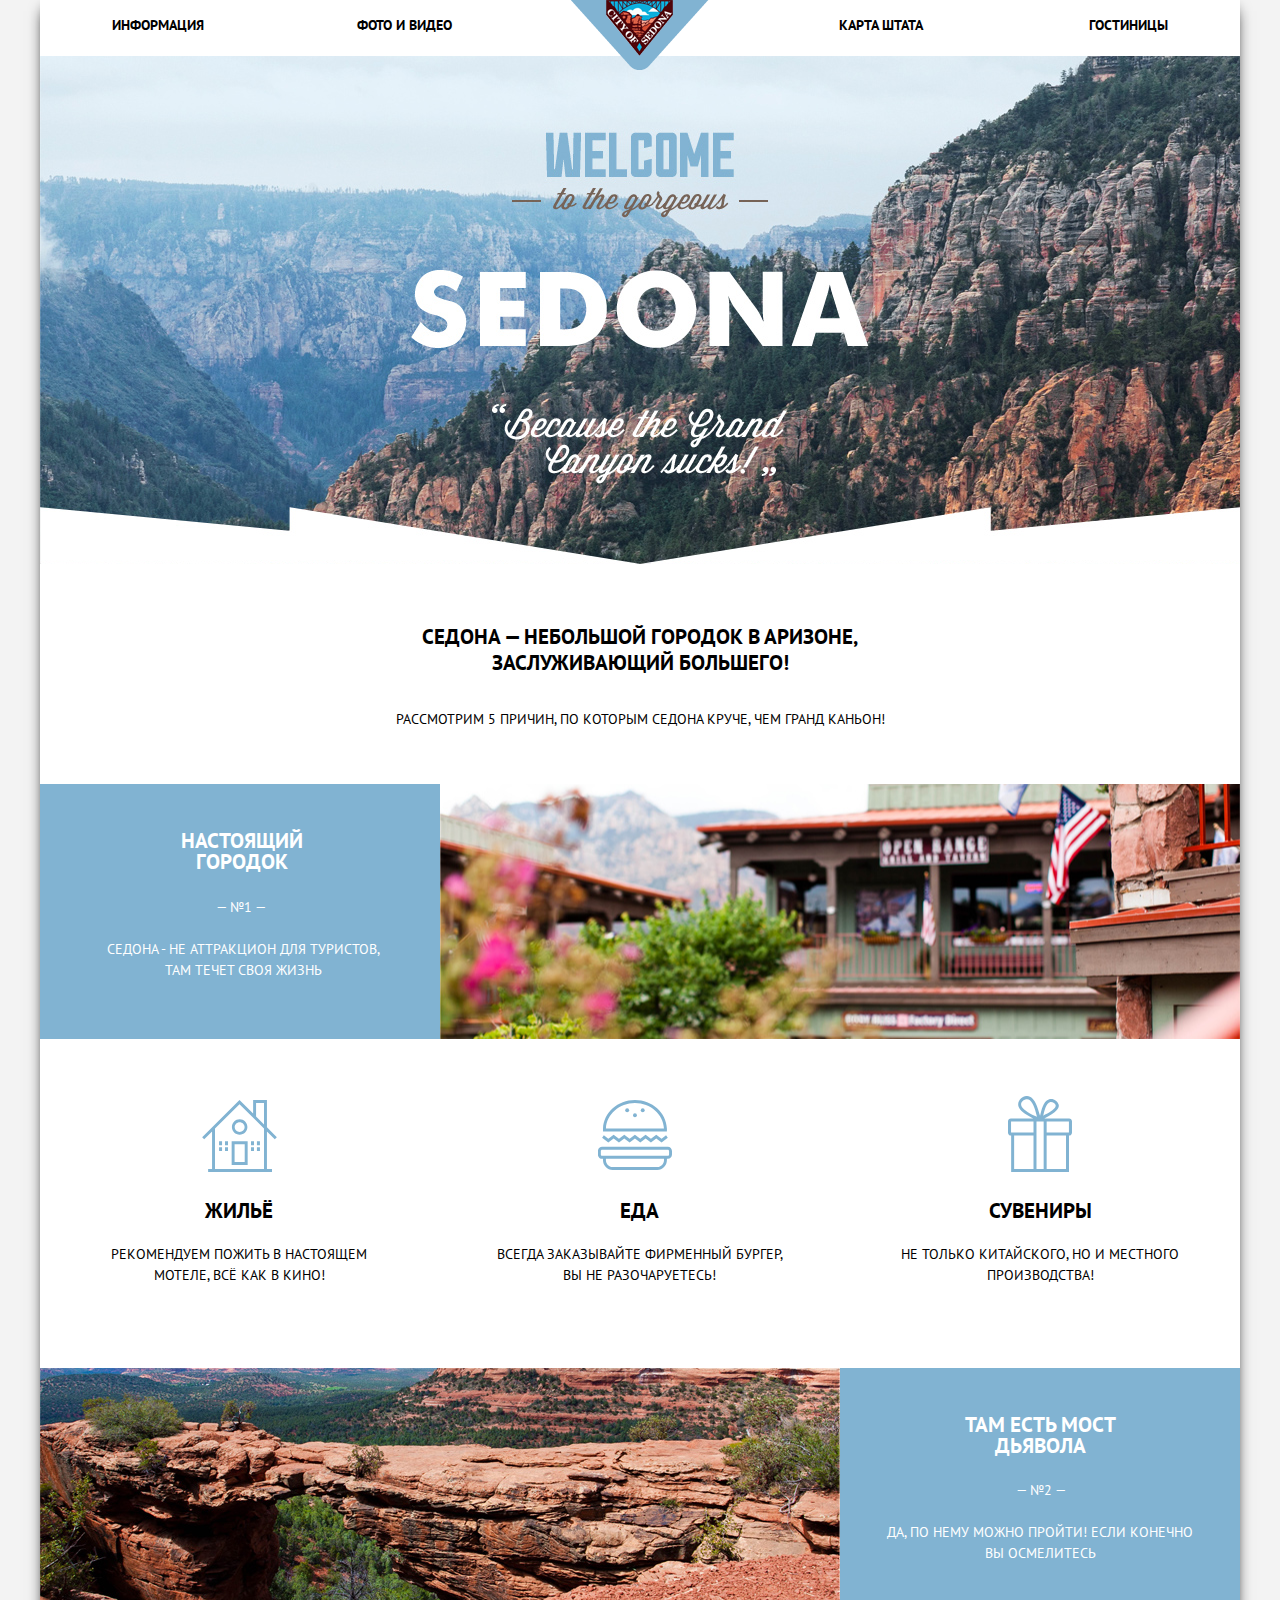
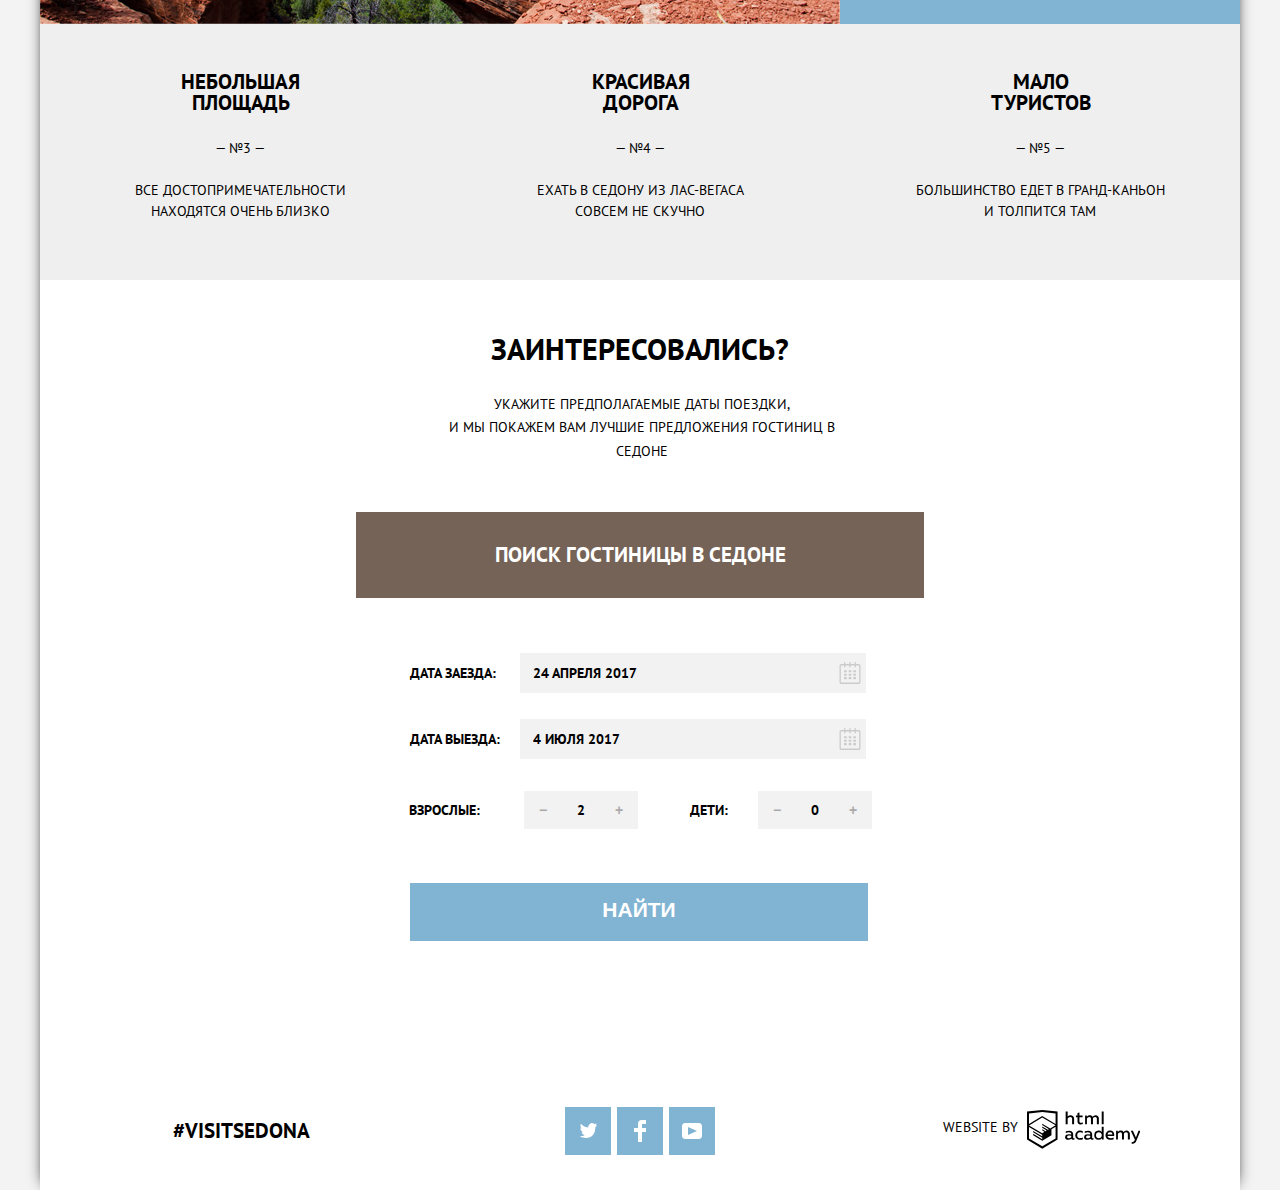
<file: index.html>
<!DOCTYPE html>
<html lang="ru">
<head>
  <meta charset="utf-8">
  <title>HTML Academy: Седона</title>
  <link href="css/normalize.css" rel="stylesheet">
  <link href="css/minimized.css" rel="stylesheet">
  <link href="https://fonts.googleapis.com/css?family=PT+Sans:400,700&amp;subset=cyrillic" rel="stylesheet">
</head>
<body>
  <div class="shadow">
  <header class="main-header">
    <nav class="main-navigation container">
      <a class="main-header-logo">
        <img src="img/logo.png" width="138" height="70" alt="Логотип сайта Седона">
      </a>
      <ul class="site-navigation">
        <li><a href="#">Информация</a></li>
        <li><a href="#">Фото и видео</a></li>
        <li><a href="#">Карта штата</a></li>
        <li><a href="sedona-hotels.html">Гостиницы</a></li>
      </ul>
    </nav>
  </header>
  <main>
    <div class="greetings container-no-padding">
      <h1 class="visually-hidden">Welcome to the gorgeous Sedona!</h1>
      <section class="advantages">
        <h2 class="title-secondary">Седона &mdash; небольшой городок в Аризоне, заслуживающий большего!</h2>
        <p class="reasons-head">Рассмотрим 5 причин, по которым Седона круче, чем Гранд Каньон!</p>
      </section>
    </div>
    <section class="first-advantage container-no-padding">
      <div class="about-advantage">
        <b class="title-main">Настоящий городок</b>
        <span>— №1 —</span>
        <p>Седона - не аттракцион для туристов, там течет своя жизнь</p>
      </div>
      <ul class="first-advantages-list">
        <li class="first-advantages-item">
          <b class="title-main">Жильё</b>
          <p>Рекомендуем пожить в настоящем мотеле, всё как в кино!</p>
        </li>
        <li class="first-advantages-item">
          <b class="title-main">Еда</b>
          <p>Всегда заказывайте фирменный бургер, вы не разочаруетесь!</p>
        </li>
        <li class="first-advantages-item">
          <b class="title-main">Сувениры</b>
          <p>Не только китайского, но и местного производства!</p>
        </li>
      </ul>
    </section>
    <section class="second-advantage container-no-padding">
      <div class="about-second-advantage">
        <b class="title-main">Там есть мост Дьявола</b>
        <span>— №2 —</span>
        <p>Да, по нему можно пройти! Если конечно вы осмелитесь</p>
      </div>
    </section>
    <section class="other-advantages container-no-padding">
      <ul class="other-advantages-list">
        <li class="other-advantages-item">
          <b class="title-main">Небольшая площадь</b>
          <span>— №3 —</span>
          <p>Все достопримечательности находятся очень близко</p>
        </li>
        <li class="other-advantages-item">
          <b class="title-main">Красивая дорога</b>
          <span>— №4 —</span>
          <p>Ехать в Седону из Лас-Вегаса совсем не скучно</p>
        </li>
        <li class="other-advantages-item">
          <b class="title-main">Мало туристов</b>
          <span>— №5 —</span>
          <p>Большинство едет в Гранд-Каньон и толпится там</p>
        </li>
      </ul>
    </section>
    <section class="finder container">
      <div class="finder-header-wrapper">
        <h2>Заинтересовались?</h2>
        <p class="finder-hint">Укажите предполагаемые даты поездки,<br> и мы покажем вам лучшие предложения гостиниц в Седоне</p>
      </div>
      <a class="open-form-button button-secondary title-secondary" href="#">Поиск гостиницы в Седоне</a>
      <form class="find-hotel-form" action="https://echo.htmlacademy.ru" method="post">
        <div class="dates-wrapper">
          <p class="find-form-item">
            <label for="checkindate">Дата заезда:</label>
            <input class="checkindate-input" type="text" name="checkindate" id="checkindate" value="24 апреля 2017">
            <i class="icon icon-calendar" title="Календарь" >
              <svg xmlns="http://www.w3.org/2000/svg" width="22" height="22" viewBox="0 0 21 22"><path d="M19.251 2.025h-2.845V.648c0-.381-.294-.689-.656-.689-.363 0-.656.308-.656.689v1.377h-3.938V.648c0-.381-.294-.689-.655-.689-.363 0-.657.308-.657.689v1.377H5.906V.648c0-.381-.294-.689-.656-.689-.363 0-.657.308-.657.689v1.377H1.75C.784 2.025 0 2.847 0 3.862v16.302C0 21.179.784 22 1.75 22h17.501c.966 0 1.749-.821 1.749-1.836V3.862c0-1.015-.783-1.837-1.749-1.837zm.437 18.139a.448.448 0 0 1-.437.459H1.75a.45.45 0 0 1-.438-.459V3.862a.45.45 0 0 1 .438-.459h2.844v1.378c0 .381.294.689.657.689.362 0 .656-.308.656-.689V3.403h3.938v1.378c0 .381.294.689.657.689.361 0 .655-.308.655-.689V3.403h3.938v1.378c0 .381.293.689.656.689.362 0 .656-.308.656-.689V3.403h2.845c.241 0 .437.206.437.459v16.302z"/><path d="M4.594 8.225h2.625v2.066H4.594zM4.594 11.668h2.625v2.067H4.594zM4.594 15.112h2.625v2.066H4.594zM9.188 15.112h2.625v2.066H9.188zM9.188 11.668h2.625v2.067H9.188zM9.188 8.225h2.625v2.066H9.188zM13.781 15.112h2.625v2.066h-2.625zM13.781 11.668h2.625v2.067h-2.625zM13.781 8.225h2.625v2.066h-2.625z"/>
              </svg>
            </i>
          </p>
          <p class="find-form-item">
            <label for="checkoutdate">Дата выезда:</label>
            <input class="checkoutdate-input" type="text" name="checkoutdate" id="checkoutdate" value="4 июля 2017">
            <i class="icon icon-calendar" title="Календарь">
              <svg xmlns="http://www.w3.org/2000/svg" width="22" height="22" viewBox="0 0 21 22"><path d="M19.251 2.025h-2.845V.648c0-.381-.294-.689-.656-.689-.363 0-.656.308-.656.689v1.377h-3.938V.648c0-.381-.294-.689-.655-.689-.363 0-.657.308-.657.689v1.377H5.906V.648c0-.381-.294-.689-.656-.689-.363 0-.657.308-.657.689v1.377H1.75C.784 2.025 0 2.847 0 3.862v16.302C0 21.179.784 22 1.75 22h17.501c.966 0 1.749-.821 1.749-1.836V3.862c0-1.015-.783-1.837-1.749-1.837zm.437 18.139a.448.448 0 0 1-.437.459H1.75a.45.45 0 0 1-.438-.459V3.862a.45.45 0 0 1 .438-.459h2.844v1.378c0 .381.294.689.657.689.362 0 .656-.308.656-.689V3.403h3.938v1.378c0 .381.294.689.657.689.361 0 .655-.308.655-.689V3.403h3.938v1.378c0 .381.293.689.656.689.362 0 .656-.308.656-.689V3.403h2.845c.241 0 .437.206.437.459v16.302z"/><path d="M4.594 8.225h2.625v2.066H4.594zM4.594 11.668h2.625v2.067H4.594zM4.594 15.112h2.625v2.066H4.594zM9.188 15.112h2.625v2.066H9.188zM9.188 11.668h2.625v2.067H9.188zM9.188 8.225h2.625v2.066H9.188zM13.781 15.112h2.625v2.066h-2.625zM13.781 11.668h2.625v2.067h-2.625zM13.781 8.225h2.625v2.066h-2.625z"/>
              </svg>
            </i>
          </p>
        </div>
        <div class="persons-wrapper">
          <p class="find-form-item">
            <label class="adultscount-label" for="adultscount">Взрослые:</label>
            <button class="button button-minus" type="button">&minus;</button>
            <input class="adultscount-input" type="text" name="adultscount" id="adultscount" value="2">
            <button class="button button-plus" type="button">+</button>
          </p>
          <p class="find-form-item">
            <label class="kidscount-label" for="kidscount">Дети:</label>
            <button class="button button-minus" type="button">&minus;</button>
            <input class="kidscount-input" type="text" name="kidscount" id="kidscount" value="0">
            <button class="button button-plus" type="button">+</button>
          </p>
        </div>
        <button class="button-main button-find title-secondary">Найти</button>
      </form>
    </section>
</main>
  <div class="container-no-padding map">
    <iframe
      width="1200"
      height="600"
      src="https://www.google.com/maps/embed/v1/place?q=place_id:ChIJDbBC-TKhLYcR_Y5s-iPFSFU&key=AIzaSyCPx0wdTEhMR_c1UrUcgv9aYSYnjaMcvEQ"
      allowfullscreen>
    </iframe>
  <footer class="main-footer">
        <a class="footer-hashtag" href="#">#visitsedona</a>
        <div class="footer-social">
          <ul>
            <li>
              <a class="social-button" href="#">
                <span class="visually-hidden">Instagram</span>
                <svg xmlns="http://www.w3.org/2000/svg" xmlns:xlink="http://www.w3.org/1999/xlink" width="17" height="15" viewBox="0 0 17 15"><path fill="#FFF" d="M10.95.144c1.685-.496 2.984.27 3.577 1.18.673-.232 1.33-.482 2.01-.71-.003.862-.52 1.514-.856 1.77.686.17 1.305-.492 1.305-.492-.17 1-1.006 1.788-1.563 2.024-.23 6.75-3.175 11.217-10.077 11.082H4.9c-.41 0-4.165-.46-4.9-1.887 2.272.197 3.894-.42 4.694-1.176-.96-.3-2.68-.477-2.98-2.95.35.106.565.228 1.19.12C1.705 8.246.375 7.53.45 5.33c.285.328 1.067.536 1.34.472-.703-.24-1.97-3.36-.894-4.952C2.712 2.704 4.63 4.456 8.046 4.623 8.254 2.33 9.183.793 10.95.143z"/></svg>
              </a>
            </li>
            <li>
              <a class="social-button" href="#">
                <span class="visually-hidden">Facebook</span>
                <svg xmlns="http://www.w3.org/2000/svg" width="12" height="22" viewBox="0 0 12 22"><path fill="#FFF" d="M12 4V0H8a4 4 0 0 0-4 4v4H0v4h4v10h4V12h4V8H8V4h4z"/></svg>
              </a>
            </li>
            <li>
              <a class="social-button" href="#">
                <span class="visually-hidden">Youtube</span>
                <svg xmlns="http://www.w3.org/2000/svg" xmlns:xlink="http://www.w3.org/1999/xlink" width="20" height="16" viewBox="0 0 20 16"><path fill="#FFF" d="M17 0H3C1.35 0 0 1.35 0 3v10c0 1.65 1.35 3 3 3h14c1.65 0 3-1.35 3-3V3c0-1.65-1.35-3-3-3zM6.027 11.998V4.002L15.014 8l-8.987 3.998z"/></svg>
              </a>
            </li>
          </ul>
        </div>
        <p class="footer-copyright">
          <b>Website by</b>
          <a class="button" href="https://htmlacademy.ru/intensive/htmlcss" title="Ссылка на базовый интенсив">
            <svg data-name="Layer 1" xmlns="http://www.w3.org/2000/svg" viewBox="0 0 113 39"><title>HTML_Academy</title><path d="M46.84 28.22a2.07 2.07 0 0 0 .58-.11v1.4a3.41 3.41 0 0 1-1.24.22 1.75 1.75 0 0 1-1.75-1 5.08 5.08 0 0 1-3.3 1.13c-1.59 0-3.06-.87-3.06-2.68 0-2.24 2.08-2.93 3.9-2.93a11.63 11.63 0 0 1 2.28.26v-.31c0-1.09-.8-1.86-2.3-1.86a7.79 7.79 0 0 0-3.15.67v-1.79a10.72 10.72 0 0 1 3.35-.58c2.48 0 4 1.18 4 3.83v3.14a.57.57 0 0 0 .69.61zm-6.76-1.19a1.42 1.42 0 0 0 1.64 1.29 3.56 3.56 0 0 0 2.53-1v-1.51a10.21 10.21 0 0 0-1.9-.22c-1.1.01-2.27.35-2.27 1.45zM53.06 20.62a5.29 5.29 0 0 1 2.7.67v1.79a4.28 4.28 0 0 0-2.42-.73 2.89 2.89 0 1 0 0 5.76 5.26 5.26 0 0 0 2.55-.67v1.8a6.58 6.58 0 0 1-2.9.6 4.42 4.42 0 0 1-4.72-4.54 4.54 4.54 0 0 1 4.79-4.68zM65.84 28.22a2.07 2.07 0 0 0 .58-.11v1.4a3.41 3.41 0 0 1-1.24.22 1.75 1.75 0 0 1-1.75-1 5.08 5.08 0 0 1-3.3 1.13c-1.59 0-3.06-.87-3.06-2.68 0-2.24 2.08-2.93 3.9-2.93a11.63 11.63 0 0 1 2.28.26v-.31c0-1.09-.8-1.86-2.3-1.86a7.79 7.79 0 0 0-3.15.67v-1.79a10.72 10.72 0 0 1 3.35-.58c2.48 0 4 1.18 4 3.83v3.14a.57.57 0 0 0 .69.61zm-6.76-1.19a1.42 1.42 0 0 0 1.64 1.29 3.56 3.56 0 0 0 2.53-1v-1.51a10.21 10.21 0 0 0-1.9-.22c-1.11.01-2.27.35-2.27 1.45zM76.67 16.85v12.76h-1.76v-1.39a4.07 4.07 0 0 1-3.35 1.62 4.62 4.62 0 0 1 0-9.22 4 4 0 0 1 3.15 1.37v-5.14h2zm-4.76 5.48a2.9 2.9 0 0 0 0 5.8 3 3 0 0 0 2.79-1.84v-2.13a3.06 3.06 0 0 0-2.79-1.83zM82.99 20.62c3.48 0 4.68 2.81 4.12 5.34h-6.58c.22 1.57 1.75 2.22 3.35 2.22a6.41 6.41 0 0 0 2.77-.62v1.68a7.5 7.5 0 0 1-3.14.6c-2.68 0-5-1.53-5-4.61a4.39 4.39 0 0 1 4.48-4.61zm.09 1.62a2.39 2.39 0 0 0-2.57 2.26h4.85a2.06 2.06 0 0 0-2.28-2.26zM89.1 29.61v-8.75h1.73v1.09a4 4 0 0 1 2.92-1.33 3 3 0 0 1 2.73 1.4 4.33 4.33 0 0 1 3.06-1.4 3.21 3.21 0 0 1 3.32 3.52v5.47h-2V24.2a1.67 1.67 0 0 0-1.73-1.84 2.94 2.94 0 0 0-2.17 1.18V29.61h-2V24.2a1.67 1.67 0 0 0-1.73-1.84 3.11 3.11 0 0 0-2.32 1.35v5.91h-2zM111.47 20.86h2l-4.1 9.93c-.95 2.28-2.19 3-3.52 3a5 5 0 0 1-1.15-.15v-1.66a3 3 0 0 0 .89.13c.95 0 1.66-.67 2.17-2l.18-.44-4.16-8.82h2.13l3 6.6zM40.66 1.53v5a4 4 0 0 1 2.83-1.2A3.41 3.41 0 0 1 47.1 8.9v5.41h-2V9.15a1.9 1.9 0 0 0-2-2.1 3.08 3.08 0 0 0-2.44 1.46v5.8h-2V1.53h2zM52.43 2.42v3.12h3.17v1.71h-3.17v4c0 1.15.53 1.53 1.66 1.53a4.71 4.71 0 0 0 1.77-.35v1.68a7.14 7.14 0 0 1-2.35.38 2.68 2.68 0 0 1-3-2.88V7.23h-1.6V5.52h1.57V2.88zM58.1 14.29V5.54h1.73v1.09a4 4 0 0 1 2.92-1.33 3 3 0 0 1 2.73 1.4 4.33 4.33 0 0 1 3.06-1.4 3.21 3.21 0 0 1 3.32 3.52v5.47h-2V8.88a1.67 1.67 0 0 0-1.73-1.84 2.94 2.94 0 0 0-2.17 1.18V14.29h-2V8.88a1.67 1.67 0 0 0-1.73-1.84 3.11 3.11 0 0 0-2.32 1.35v5.91h-2zM74.72 1.52h1.95v12.76h-1.95zM15.44.02h-.16L0 1.62v28l15.28 9.09 15.28-9.09v-28zm13.12 28.45l-13.28 7.9L2 28.47V16.99l13.22 7.87v1.43l-9.07-5.4v1.38l9.11 5.47v1.46l-9.1-5.42v1.38l9.11 5.47 9.19-5.5V19.22l4.1-2.45v11.67zm0-13.16l-3.65 2.14-1.68 1-8-4.76v1.38l6.84 4.07h-.06l-.15.09-1 .57-5.64-3.36v1.38l4.45 2.65-1.05.7-3.36-2v1.38l2.21 1.3-2.25 1.35-13.16-7.82 13.17-7.92zm0-1.39L15.21 6.05l-13.2 7.86V3.41l13.28-1.39 13.28 1.39v10.51z" fill="#000"/></svg>
          </a>
        </p>
    </footer>
  </div>
</div>
<script src="js/minimizedjs.js"></script>
</body>
</html>
</file>
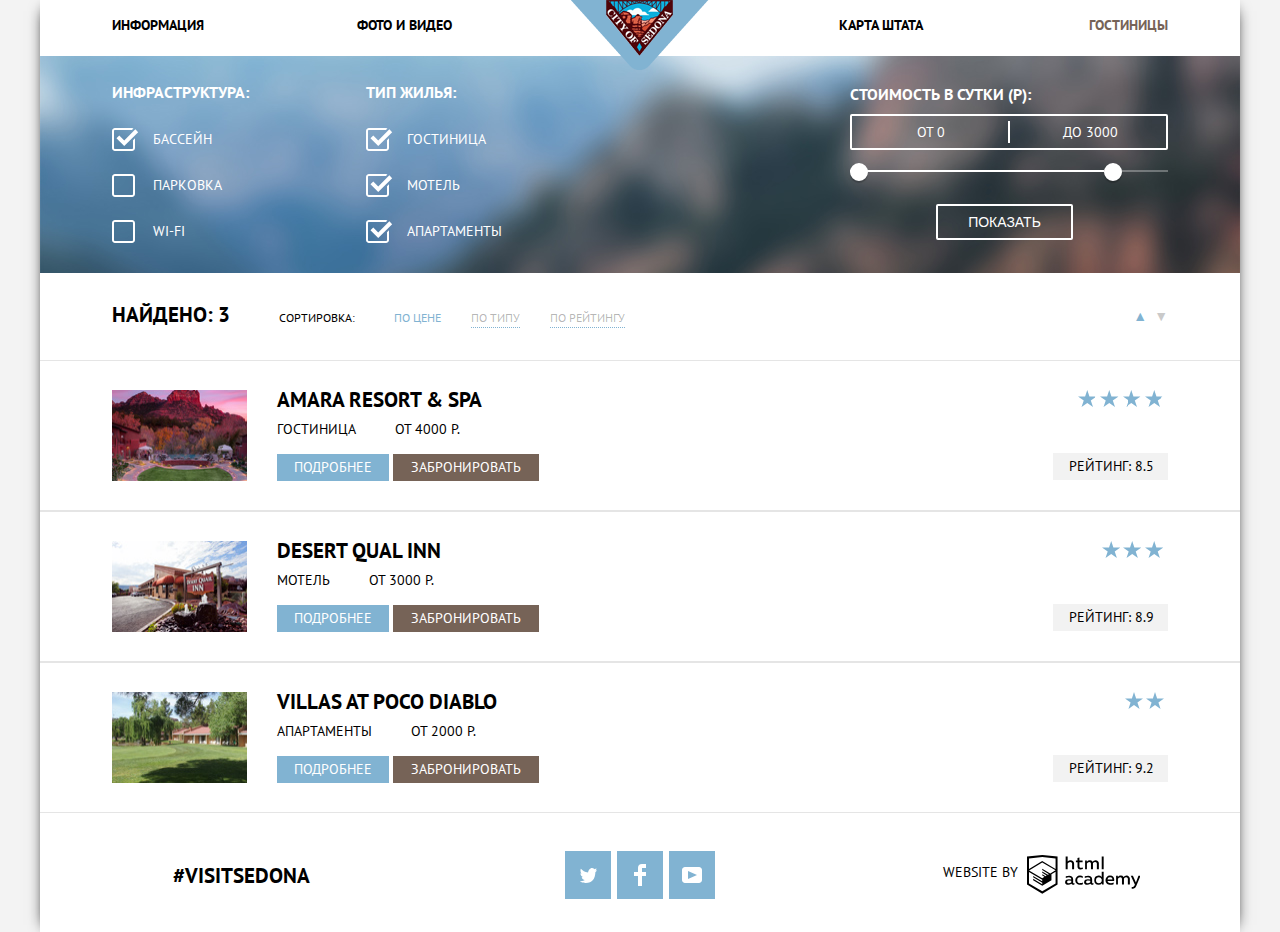
<file: sedona-hotels.html>
<!DOCTYPE html>
<html lang="ru">
<head>
  <meta charset="utf-8">
  <title>HTML Academy: Седона Выбор Отеля</title>
  <link href="css/normalize.css" rel="stylesheet">
  <link href="css/minimized.css" rel="stylesheet">
  <link href="https://fonts.googleapis.com/css?family=PT+Sans:400,700&amp;subset=cyrillic" rel="stylesheet">
</head>
<body>
  <div class="shadow">
  <header class="main-header">
    <nav class="main-navigation container">
      <a class="main-header-logo" href="index.html">
        <img src="img/logo.png" width="138" height="70" alt="Логотип сайта Седона">
      </a>
      <ul class="site-navigation">
        <li><a href="#">Информация</a></li>
        <li><a href="#">Фото и видео</a></li>
        <li><a href="#">Карта штата</a></li>
        <li class="current-page"><a>Гостиницы</a></li>
      </ul>
    </nav>
  </header>
  <main class="main-hotels">
    <form class="filter container" action="https://echo.htmlacademy.ru" method="get">
      <h2 class="visually-hidden">Фильтры выбора жилья</h2>
      <fieldset>
        <legend>Инфраструктура:</legend>
        <ul class="filters-list">
          <li class="filter-item">
            <input class="checkbox" type="checkbox" name="pool" id="pool" checked>
            <label for="pool">Бассейн</label>
          </li>
          <li class="filter-item">
            <input class="checkbox" type="checkbox" name="parking" id="parking">
            <label for="parking">Парковка</label>
          </li>
          <li class="filter-item">
            <input class="checkbox" type="checkbox" name="wifi" id="wifi">
            <label for="wifi">Wi-Fi</label>
          </li>
        </ul>
      </fieldset>
      <fieldset>
        <legend>Тип жилья:</legend>
        <ul class="filters-list">
          <li class="filter-item">
            <input class="checkbox" type="checkbox" name="hotel" id="hotel" checked>
            <label for="hotel">Гостиница</label>
          </li>
          <li class="filter-item">
            <input class="checkbox" type="checkbox" name="motel" id="motel" checked>
            <label for="motel">Мотель</label>
          </li>
          <li class="filter-item">
            <input class="checkbox" type="checkbox" name="apartment" id="apartment" checked>
            <label for="apartment">Апартаменты</label>
          </li>
        </ul>
      </fieldset>
      <div class="filter-range">
        <div class="filter-range-title">Стоимость в сутки (р):</div>
        <div class="price-controls">
          <label class="min-price" for="min-price-id">от <input type="text" name="min-price" value="0" id="min-price-id">
          </label>
          <label class="max-price" for="max-price-id">до <input type="text" name="max-price" value="3000" id="max-price-id">
          </label>
        </div>
        <div class="range-controls">
          <div class="scale">
            <div class="bar"></div>
          </div>
          <div class="range-toggle range-toggle-min"></div>
          <div class="range-toggle range-toggle-max"></div>
        </div>
        <button class="btn-transparent" type="submit">Показать</button>
      </div>
  </form>
<section class="results container">
  <h2 class="visually-hidden">Сортировка результатов</h2>
  <div class="wrapper-filter-results-list">
    <b class="title-secondary">Найдено: 3</b>
    <p>Сортировка:</p>
    <ul class="filter-results-list">
      <li class="filter-results-item"><button class="results-button results-button-selected">По цене</button></li>
      <li class="filter-results-item"><button class="results-button">По типу</button></li>
      <li class="filter-results-item"><button class="results-button">По рейтингу</button></li>
    </ul>
    <ul class="sort-buttons">
      <li class="sort-buttons-item"><button class="sort-button sort-button-selected" title="По возрастанию">▲</button></li>
      <li class="sort-buttons-item"><button class="sort-button" title="По убыванию">▼</button></li>
    </ul>
  </div>
</section>
<section class="hotels container-no-padding">
  <h2 class="visually-hidden">Отфильтрованный список жилья</h2>
  <ul class="hotels-list">
    <li class="hotels-list-item">
      <div class="hotel-image-wrapper">
        <img src="img/amara_hotel.jpg" width="135" height="91" alt="Фото отеля 1">
      </div>
      <div class="info-hotel-wrapper">
        <h3 class="title-secondary">Amara Resort &amp; SPA</h3>
        <span class="hotel-type">Гостиница</span>
        <span class="hotel-price">от 4000 Р.</span>
        <div class="hotels-buttons">
          <a class="detail button-main" href="#">Подробнее</a>
          <a class="book button-secondary" href="#">Забронировать</a>
        </div>
      </div>
      <div class="rating-hotel-wrapper">
        <span class="rating-star star4"></span>
        <span class="rating">Рейтинг: 8.5</span>
      </div>
    </li>
    <li class="hotels-list-item">
      <div class="hotel-image-wrapper">
        <img src="img/desert_motel.jpg" width="135" height="91" alt="Фото мотеля">
      </div>
      <div class="info-hotel-wrapper">
        <h3 class="title-secondary">Desert Qual Inn</h3>
        <span class="hotel-type">Мотель</span>
        <span class="hotel-price">от 3000 Р.</span>
        <div class="hotels-buttons">
          <a class="detail button-main" href="#">Подробнее</a>
          <a class="book button-secondary" href="#">Забронировать</a>
        </div>
      </div>
      <div class="rating-hotel-wrapper">
        <span class="rating-star star3"></span>
        <span class="rating">Рейтинг: 8.9</span>
      </div>
    </li>
    <li class="hotels-list-item">
      <div class="hotel-image-wrapper">
        <img src="img/vilas_apartment.jpg" width="135" height="91" alt="Фото Виллы">
      </div>
      <div class="info-hotel-wrapper">
        <h3 class="title-secondary">Villas at Poco Diablo</h3>
        <span class="hotel-type">Апартаменты</span>
        <span class="hotel-price">от 2000 Р.</span>
        <div class="hotels-buttons">
          <a class="detail button-main" href="#">Подробнее</a>
          <a class="book button-secondary" href="#">Забронировать</a>
        </div>
      </div>
      <div class="rating-hotel-wrapper">
        <span class="rating-star star2"></span>
        <span class="rating">Рейтинг: 9.2</span>
      </div>
    </li>
  </ul>
</section>
</main>
<footer class="second-footer container-no-padding">
  <div class="wrapper">
    <a class="footer-hashtag" href="#">#visitsedona</a>
    <div class="footer-social">
      <ul>
        <li>
          <a class="social-button" href="#">
            <span class="visually-hidden">Instagram</span>
            <svg xmlns="http://www.w3.org/2000/svg" xmlns:xlink="http://www.w3.org/1999/xlink" width="17" height="15" viewBox="0 0 17 15"><path fill="#FFF" d="M10.95.144c1.685-.496 2.984.27 3.577 1.18.673-.232 1.33-.482 2.01-.71-.003.862-.52 1.514-.856 1.77.686.17 1.305-.492 1.305-.492-.17 1-1.006 1.788-1.563 2.024-.23 6.75-3.175 11.217-10.077 11.082H4.9c-.41 0-4.165-.46-4.9-1.887 2.272.197 3.894-.42 4.694-1.176-.96-.3-2.68-.477-2.98-2.95.35.106.565.228 1.19.12C1.705 8.246.375 7.53.45 5.33c.285.328 1.067.536 1.34.472-.703-.24-1.97-3.36-.894-4.952C2.712 2.704 4.63 4.456 8.046 4.623 8.254 2.33 9.183.793 10.95.143z"/></svg>
          </a>
        </li>
        <li>
          <a class="social-button" href="#">
            <span class="visually-hidden">Facebook</span>
            <svg xmlns="http://www.w3.org/2000/svg" width="12" height="22" viewBox="0 0 12 22"><path fill="#FFF" d="M12 4V0H8a4 4 0 0 0-4 4v4H0v4h4v10h4V12h4V8H8V4h4z"/></svg>
          </a>
        </li>
        <li>
          <a class="social-button" href="#">
            <span class="visually-hidden">Youtube</span>
            <svg xmlns="http://www.w3.org/2000/svg" xmlns:xlink="http://www.w3.org/1999/xlink" width="20" height="16" viewBox="0 0 20 16"><path fill="#FFF" d="M17 0H3C1.35 0 0 1.35 0 3v10c0 1.65 1.35 3 3 3h14c1.65 0 3-1.35 3-3V3c0-1.65-1.35-3-3-3zM6.027 11.998V4.002L15.014 8l-8.987 3.998z"/></svg>
          </a>
        </li>
      </ul>
    </div>
    <p class="footer-copyright">
      <b>Website by</b>
      <a class="button" href="https://htmlacademy.ru/intensive/htmlcss" title="Ссылка на базовый интенсив">
        <svg data-name="Layer 1" xmlns="http://www.w3.org/2000/svg" viewBox="0 0 113 39"><title>HTML_Academy</title><path d="M46.84 28.22a2.07 2.07 0 0 0 .58-.11v1.4a3.41 3.41 0 0 1-1.24.22 1.75 1.75 0 0 1-1.75-1 5.08 5.08 0 0 1-3.3 1.13c-1.59 0-3.06-.87-3.06-2.68 0-2.24 2.08-2.93 3.9-2.93a11.63 11.63 0 0 1 2.28.26v-.31c0-1.09-.8-1.86-2.3-1.86a7.79 7.79 0 0 0-3.15.67v-1.79a10.72 10.72 0 0 1 3.35-.58c2.48 0 4 1.18 4 3.83v3.14a.57.57 0 0 0 .69.61zm-6.76-1.19a1.42 1.42 0 0 0 1.64 1.29 3.56 3.56 0 0 0 2.53-1v-1.51a10.21 10.21 0 0 0-1.9-.22c-1.1.01-2.27.35-2.27 1.45zM53.06 20.62a5.29 5.29 0 0 1 2.7.67v1.79a4.28 4.28 0 0 0-2.42-.73 2.89 2.89 0 1 0 0 5.76 5.26 5.26 0 0 0 2.55-.67v1.8a6.58 6.58 0 0 1-2.9.6 4.42 4.42 0 0 1-4.72-4.54 4.54 4.54 0 0 1 4.79-4.68zM65.84 28.22a2.07 2.07 0 0 0 .58-.11v1.4a3.41 3.41 0 0 1-1.24.22 1.75 1.75 0 0 1-1.75-1 5.08 5.08 0 0 1-3.3 1.13c-1.59 0-3.06-.87-3.06-2.68 0-2.24 2.08-2.93 3.9-2.93a11.63 11.63 0 0 1 2.28.26v-.31c0-1.09-.8-1.86-2.3-1.86a7.79 7.79 0 0 0-3.15.67v-1.79a10.72 10.72 0 0 1 3.35-.58c2.48 0 4 1.18 4 3.83v3.14a.57.57 0 0 0 .69.61zm-6.76-1.19a1.42 1.42 0 0 0 1.64 1.29 3.56 3.56 0 0 0 2.53-1v-1.51a10.21 10.21 0 0 0-1.9-.22c-1.11.01-2.27.35-2.27 1.45zM76.67 16.85v12.76h-1.76v-1.39a4.07 4.07 0 0 1-3.35 1.62 4.62 4.62 0 0 1 0-9.22 4 4 0 0 1 3.15 1.37v-5.14h2zm-4.76 5.48a2.9 2.9 0 0 0 0 5.8 3 3 0 0 0 2.79-1.84v-2.13a3.06 3.06 0 0 0-2.79-1.83zM82.99 20.62c3.48 0 4.68 2.81 4.12 5.34h-6.58c.22 1.57 1.75 2.22 3.35 2.22a6.41 6.41 0 0 0 2.77-.62v1.68a7.5 7.5 0 0 1-3.14.6c-2.68 0-5-1.53-5-4.61a4.39 4.39 0 0 1 4.48-4.61zm.09 1.62a2.39 2.39 0 0 0-2.57 2.26h4.85a2.06 2.06 0 0 0-2.28-2.26zM89.1 29.61v-8.75h1.73v1.09a4 4 0 0 1 2.92-1.33 3 3 0 0 1 2.73 1.4 4.33 4.33 0 0 1 3.06-1.4 3.21 3.21 0 0 1 3.32 3.52v5.47h-2V24.2a1.67 1.67 0 0 0-1.73-1.84 2.94 2.94 0 0 0-2.17 1.18V29.61h-2V24.2a1.67 1.67 0 0 0-1.73-1.84 3.11 3.11 0 0 0-2.32 1.35v5.91h-2zM111.47 20.86h2l-4.1 9.93c-.95 2.28-2.19 3-3.52 3a5 5 0 0 1-1.15-.15v-1.66a3 3 0 0 0 .89.13c.95 0 1.66-.67 2.17-2l.18-.44-4.16-8.82h2.13l3 6.6zM40.66 1.53v5a4 4 0 0 1 2.83-1.2A3.41 3.41 0 0 1 47.1 8.9v5.41h-2V9.15a1.9 1.9 0 0 0-2-2.1 3.08 3.08 0 0 0-2.44 1.46v5.8h-2V1.53h2zM52.43 2.42v3.12h3.17v1.71h-3.17v4c0 1.15.53 1.53 1.66 1.53a4.71 4.71 0 0 0 1.77-.35v1.68a7.14 7.14 0 0 1-2.35.38 2.68 2.68 0 0 1-3-2.88V7.23h-1.6V5.52h1.57V2.88zM58.1 14.29V5.54h1.73v1.09a4 4 0 0 1 2.92-1.33 3 3 0 0 1 2.73 1.4 4.33 4.33 0 0 1 3.06-1.4 3.21 3.21 0 0 1 3.32 3.52v5.47h-2V8.88a1.67 1.67 0 0 0-1.73-1.84 2.94 2.94 0 0 0-2.17 1.18V14.29h-2V8.88a1.67 1.67 0 0 0-1.73-1.84 3.11 3.11 0 0 0-2.32 1.35v5.91h-2zM74.72 1.52h1.95v12.76h-1.95zM15.44.02h-.16L0 1.62v28l15.28 9.09 15.28-9.09v-28zm13.12 28.45l-13.28 7.9L2 28.47V16.99l13.22 7.87v1.43l-9.07-5.4v1.38l9.11 5.47v1.46l-9.1-5.42v1.38l9.11 5.47 9.19-5.5V19.22l4.1-2.45v11.67zm0-13.16l-3.65 2.14-1.68 1-8-4.76v1.38l6.84 4.07h-.06l-.15.09-1 .57-5.64-3.36v1.38l4.45 2.65-1.05.7-3.36-2v1.38l2.21 1.3-2.25 1.35-13.16-7.82 13.17-7.92zm0-1.39L15.21 6.05l-13.2 7.86V3.41l13.28-1.39 13.28 1.39v10.51z" fill="#000"/></svg>
      </a>
    </p>
  </div>
</footer>
</div>
</body>
</html>
</file>
<file: css/minimized.css>
@charset "utf-8";*,*::before,*::after{box-sizing:border-box}body{margin:0;padding:0;font-family:"PT Sans","Arial",sans-serif;font-size:14px;font-weight:400;line-height:1.5;text-transform:uppercase;color:#000;background-color:#f3f3f3;background-size:100%}a{text-decoration:none}.visually-hidden{position:absolute!important;clip:rect(1px,1px,1px,1px);padding:0!important;border:0!important;height:1px!important;width:1px!important;overflow:hidden}.shadow{margin:0 auto;width:1200px;box-shadow:4px 2px 15px -9px #000101,-4px 2px 15px -9px #000101}.container,.container-no-padding{margin:0 auto;width:1200px;background-color:#fff}.container{padding-left:72px;padding-right:72px}.container.container-no-padding{padding-left:0;padding-right:0}.title-main{font-size:21px;line-height:1}.title-secondary{font-size:21px;line-height:1.23}.button-main{color:#fff;background-color:#81b3d2;border:none}.button-main:hover,.button-main:focus{background-color:#669ec0}.button-main:active{color:rgba(255,255,255,.3);background-color:#5496bd}.button-secondary{color:#fff;background-color:#766357}.button-secondary:hover,.button-secondary:focus{background-color:#604e43}.button-secondary:active{color:rgba(255,255,255,.7);background-color:#503e33}.site-navigation,.first-advantages-list,.other-advantages-list,.footer-social ul,.filter ul,.filter-results-list,.sort-buttons,.hotels-list{list-style:none}.main-navigation{margin:0 auto;padding-bottom:5px;position:relative;font-size:14px;line-height:1.85;background-color:#fff}@media all and (-ms-high-contrast:none),(-ms-high-contrast:active){.site-navigation{height:51px}}.site-navigation{margin:0;padding:0;min-height:51px;display:flex;justify-content:space-between;align-items:center;list-style:none}.main-header-logo{position:absolute;top:0;right:0;left:0;margin-right:auto;margin-left:auto;width:138px;height:70px;z-index:1}.site-navigation li{width:25%;margin:0}.site-navigation li:nth-child(1),.site-navigation li:nth-child(2){text-align:left}.site-navigation li:nth-child(4),.site-navigation li:nth-child(3){text-align:right}.site-navigation li:nth-child(2){margin-right:75px}.site-navigation a{font-weight:700;color:#000}.site-navigation li:not(.current-page) a:hover{color:#81b3d2}.site-navigation li:not(.current-page) a:active{opacity:.3}.current-page a{color:#766357}.greetings{padding-top:508px;background:#fff url(../img/big_picture.jpg) 0 -56px no-repeat;background-size:1200px}.advantages{padding-top:56px;padding-bottom:51px;text-align:center;background-color:#fff}.advantages h2{margin:0;padding-left:25%;padding-right:25%;padding-top:4px}.advantages p{margin:0;padding:0;padding-top:31px}.reasons-head{padding-top:33px;font-size:14px;line-height:1.85}.about-advantage{padding-left:63px;padding-right:71%;min-height:255px;text-align:center;color:white;background:#81b3d2 url(../img/city_photo.jpg) right no-repeat;background-size:800px 256px}.about-advantage b{display:block;padding-left:77px;padding-right:85px;padding-top:46px}.about-advantage span{padding-top:25px;padding-bottom:21px;padding-right:9px;display:block}.about-advantage p{margin:0;padding:0;padding-bottom:56px;padding-right:5px}.first-advantages-list{margin:0;padding:0;padding-left:56px;padding-right:57px;display:flex;justify-content:space-between}.first-advantages-item{padding-top:161px;padding-bottom:82px;width:286px;text-align:center}.first-advantages-item b{margin-bottom:20px}.first-advantages-item p{margin:0;padding:0;padding-top:20px}.first-advantages-item:nth-child(1){background-image:url(../img/icon_home.svg);background-repeat:no-repeat;background-position:106px 61px;background-size:75px 72px}.first-advantages-item:nth-child(2){background-image:url(../img/icon_food.svg);background-repeat:no-repeat;background-position:101px 61px}.first-advantages-item:nth-child(3){background-image:url(../img/icon_gift.svg);background-repeat:no-repeat;background-position:111px 57px}.about-second-advantage{padding-left:70%;min-height:256px;text-align:center;color:white;background:#81b3d2 url(../img/canyon.jpg) left no-repeat;background-size:800px 256px}.about-second-advantage b{display:block;padding-right:124px;padding-left:85px;padding-top:46px}.about-second-advantage span{display:block;padding-top:24px;padding-bottom:21px;padding-right:39px}.about-second-advantage p{display:block;width:334px;margin:0;padding:0;padding-right:14px;padding-bottom:56px}.other-advantages{background-color:#efefef}.other-advantages-list{margin:0;padding:0;display:flex;justify-content:space-around}.other-advantages-item{padding-top:47px;padding-bottom:58px;width:261px;text-align:center}.other-advantages-item b{display:block;padding-left:53px;padding-right:52px}.other-advantages-item span{padding-top:25px;padding-bottom:21px}.other-advantages-item p{padding:0;margin:0}.other-advantages-item span{display:block}.finder{position:relative;padding-top:32px}.finder-header-wrapper{margin:0;padding:19px 311px 48px 311px}.finder-header-wrapper h2{margin:0;padding:0;font-size:30px;line-height:1.2;text-align:center}.finder-header-wrapper p{margin:0;padding:0;padding-top:26px;padding-right:131px;width:568px}.open-form-button{display:block;margin:0;padding:0;padding-top:30px;padding-bottom:30px;margin-left:auto;margin-right:auto;width:568px;font-weight:700;text-align:center}.finder-hint{font-size:14px;line-height:1.71;text-align:center}@keyframes fadeIn{from{opacity:0}to{opacity:1}}.fadeIn{animation-name:fadeIn}.find-hotel-form{position:absolute;left:50%;margin-left:-285px;width:568px;background-color:#fff;z-index:2;animation-name:fadeIn;animation-duration:0.6s}.find-hotel-form-close{display:none}.find-form-item{margin:0;padding:0;font:inherit;font-size:14px;line-height:1.85;font-weight:700}.find-form-item input{font:inherit;text-transform:uppercase;background-color:#f2f2f2;border:none}.find-form-item input:hover{background-color:#ebebeb}.find-form-item input:focus{background-color:#fff}.dates-wrapper{padding:55px 55px 32px 55px}.find-form-item:nth-child(1),.find-form-item:nth-child(2){position:relative}.checkindate-input,.checkoutdate-input{padding-left:13px;padding-top:8px;padding-bottom:6px;width:346px}.icon-calendar{position:absolute;display:inline-block;top:9px;right:8px;width:21px;height:22px;cursor:pointer}@media all and (-ms-high-contrast:none),(-ms-high-contrast:active){.icon-calendar svg{pointer-events:none}}.icon-calendar path{fill:#cbcbcb}.icon-calendar:hover path,.icon-calendar:focus path{fill:#000}.icon-calendar:active path{fill:#82b4d3}.checkindate-input{margin-bottom:26px;margin-left:20px}.checkoutdate-input{margin-left:16px}.persons-wrapper{display:flex;padding-bottom:54px}.adultscount-input,.kidscount-input{width:38px;height:38px;text-align:center}.adultscount-label{padding-right:36px;padding-left:54px}.kidscount-label{padding-right:22px;padding-left:48px}.button-minus,.button-plus{width:38px;height:38px;font-weight:700;color:#aaa;background-color:#f2f2f2;border:none}.button-minus{transform:translate(4px,0)}.button-plus{transform:translate(-4px,0)}@media all and (-ms-high-contrast:none),(-ms-high-contrast:active){.adultscount-input,.kidscount-input,.button-minus,.button-plus{vertical-align:middle}}.button-minus:hover,.button-minus:focus,.button-plus:hover,.button-plus:focus{color:#000}.button-minus:active,.button-plus:active{color:#82b4d3}.button-find{margin-left:55px;margin-bottom:55px;padding-top:14px;padding-bottom:18px;width:458px;font-size:21px;font-weight:700;text-transform:uppercase;text-align:center}@media all and (-ms-high-contrast:none),(-ms-high-contrast:active){.checkindate-input,.checkoutdate-input{width:343px;padding-bottom:15px}.kidscount-label{padding-right:18px}.map{height:592px}}.map{position:relative;display:flex;flex-direction:column;min-height:592px}.map iframe{position:absolute;width:100%;height:100%;border:none}.main-footer{display:flex;position:relative;justify-content:center;align-items:center;margin-top:auto;padding-left:72px;padding-right:72px;min-height:119px;text-align:center;background-color:rgba(255,255,255,.9)}.second-footer{margin-top:auto;min-height:119px;padding-top:34px;background-color:#fff}.second-footer .wrapper{display:flex;justify-content:center;align-items:center;padding-left:72px;padding-right:72px}.footer-hashtag{margin-left:60px;width:136px;font-size:21px;line-height:1.23;font-weight:700;color:#000}.footer-social ul{display:flex;flex-wrap:wrap;justify-content:space-between;margin:0;margin-left:256px;margin-right:228px;padding:0;width:150px;text-align:center}.social-button{display:flex;align-items:center;justify-content:center;width:46px;height:48px;color:#fff;background-color:#81b3d2}.social-button:hover{background-color:#669fc1}.social-button:active{background-color:#5497be}.social-button:active path{fill:#88b6d2}.footer-copyright{display:flex;margin:0;margin-right:24px;padding-top:7px;width:200px;font-size:14px;line-height:1.85;text-align:right}.footer-copyright b{padding-top:6px;padding-right:9px;font-weight:400}.footer-copyright a{font-weight:400;color:#000}.footer-copyright svg{width:113px;height:41px}.footer-copyright a:hover path,.footer-copyright a:focus path{fill:#82b4d3}.footer-copyright a:active path{fill:#c2c0c1}.filter{display:flex;flex-direction:row;justify-content:space-between;align-content:center;background:#86a3c3 url(../img/hotels_back.jpg) top center no-repeat;background-size:1200px;color:#fff;min-height:217px}.filters-list{margin:0;padding:0;margin-right:114px;padding-top:26px;width:140px}.filters-list label{vertical-align:top;padding-left:41px;cursor:pointer}.filter-item{display:block;position:relative}.filter-item:not(:last-child){padding-bottom:25px}input[type="checkbox"]{display:none}input[type="checkbox"]+label::before{position:absolute;left:13px;top:-1px;content:"";display:inline-block;width:23px;height:23px;background-image:url(../img/checkbox-off.svg);transform:translateX(-13px)}input[type="checkbox"]:checked+label::before{position:absolute;left:13px;top:-1px;content:"";display:inline-block;width:27px;height:23px;background-image:url(../img/checkbox-on.svg)}input[type="checkbox"]:disabled,input[type="checkbox"]:disabled+label{opacity:.5;cursor:not-allowed}.filter-range{margin-left:auto;padding-top:28px;width:318px;color:#fff;text-transform:uppercase}.filter-range-title{margin-bottom:9px;font-weight:600;font-size:16px;line-height:21px}.price-controls{position:relative;display:inline-block;width:318px;height:36px;margin-bottom:20px;font-size:0;border:2px solid #fff;border-radius:2px}.price-controls::after{content:"";position:absolute;top:50%;left:50%;width:2px;height:22px;background:#fff;transform:translate(-50%,-50%)}.price-controls label{font-size:14px;line-height:32px;cursor:pointer}.price-controls .min-price,.price-controls .max-price{display:inline-block}.price-controls .min-price{padding-left:65px}.price-controls .max-price{padding-left:86px}@media all and (-ms-high-contrast:none),(-ms-high-contrast:active){.price-controls input{height:32px}}.price-controls input{padding:0;margin:0;width:40px;color:inherit;font:inherit;background:none;border:none}.range-controls{position:relative;margin-bottom:32px}.range-controls .scale{height:2px;background:rgba(255,255,255,.3)}.range-controls .bar{width:80%;height:2px;background:#fff}.range-toggle{position:absolute;top:-7px;width:4px;height:4px;background-color:#ababab;border:9px solid #fff;border-radius:50%;box-shadow:0 2px 1px 0 rgba(0,1,1,.2);cursor:pointer}.range-toggle:hover{border:10px solid #fff;background-color:#1c4f80}.range-toggle-min{left:0}.range-toggle-max{left:80%}.btn-transparent{display:block;padding:6px 30px;margin-left:86px;width:137px;font-size:14px;line-height:20px;color:#fff;text-transform:uppercase;background:transparent;border:2px solid #fff;border-radius:2px;cursor:pointer}.btn-transparent:hover{color:#000;background:#fff}.filter fieldset{padding:0;margin:0;border:none}.filter legend{padding-top:26px;font-size:16px;font-weight:700;line-height:1.31}.filter-item input:disabled+label{color:#6a6a6a}.button-show{margin-right:90px;margin-left:80px;text-align:center;font-family:inherit;font-size:14px;line-height:1.5;text-transform:uppercase;background-color:transparent;color:#fff;border:2px solid currentColor}.button-show:hover,.button-show:focus{background-color:#fff;color:#000}.results{padding-top:29px}.wrapper-filter-results-list{display:flex;justify-content:flex-start;padding-bottom:32px}.wrapper-filter-results-list p{margin:0;margin-left:49px;padding-top:7px;font-weight:400;font-size:12px;line-height:1.5}.filter-results-list{display:flex;justify-content:space-between;padding:0;margin:0;margin-left:9px;padding-top:7px;font-weight:400;font-size:12px;line-height:1.5}.filter-results-item{margin-left:30px}.results-button{padding:0;font:inherit;text-transform:uppercase;color:rgba(0,0,0,.3);background-color:transparent;border:none;border-bottom:1px dotted #81b3d2}.results-button:hover,.results-button:focus{color:#81b3d2}.results-button:active{border:none;color:#000}.results-button-selected{border:none;color:#81b3d2}.sort-buttons{display:flex;margin:0;margin-left:auto}.sort-button{padding:0;padding-left:7px;padding-top:6px;color:#cacaca;background-color:transparent;border:none}.sort-button:hover,.sort-button:focus{color:#000}.sort-button:active,.sort-button-selected{color:#81b3d2}.hotels-list{padding:0;margin:0}.hotels-list-item{display:flex;padding-top:26px;padding-bottom:23px;border-top:1px solid #e5e5e5;border-bottom:1px solid #e5e5e5}.hotel-image-wrapper{padding-left:72px;padding-top:3px;margin-right:30px}.info-hotel-wrapper{width:260px}.info-hotel-wrapper h3{margin:0;padding-bottom:6px}.info-hotel-wrapper .hotel-type{padding-right:35px}.info-hotel-wrapper .hotels-buttons{padding-top:14px;width:262px}.hotels-buttons .detail{display:inline-block;padding:3px 17px}.hotels-buttons .book{display:inline-block;padding:3px 18px}.rating-hotel-wrapper{padding-right:72px;margin-left:auto}.rating-hotel-wrapper .rating-star{display:flex;margin-bottom:49px;background-image:url(../img/star.svg);background-repeat:space}.star4{width:85px;height:17px;transform:translate(25px,3px)}.star3{width:61px;height:17px;transform:translate(49px,3px)}.star2{width:39px;height:17px;transform:translate(72px,3px)}.rating-hotel-wrapper .rating{display:block;padding:3px 14px 3px 16px;background-color:#f2f2f2}
</file>
